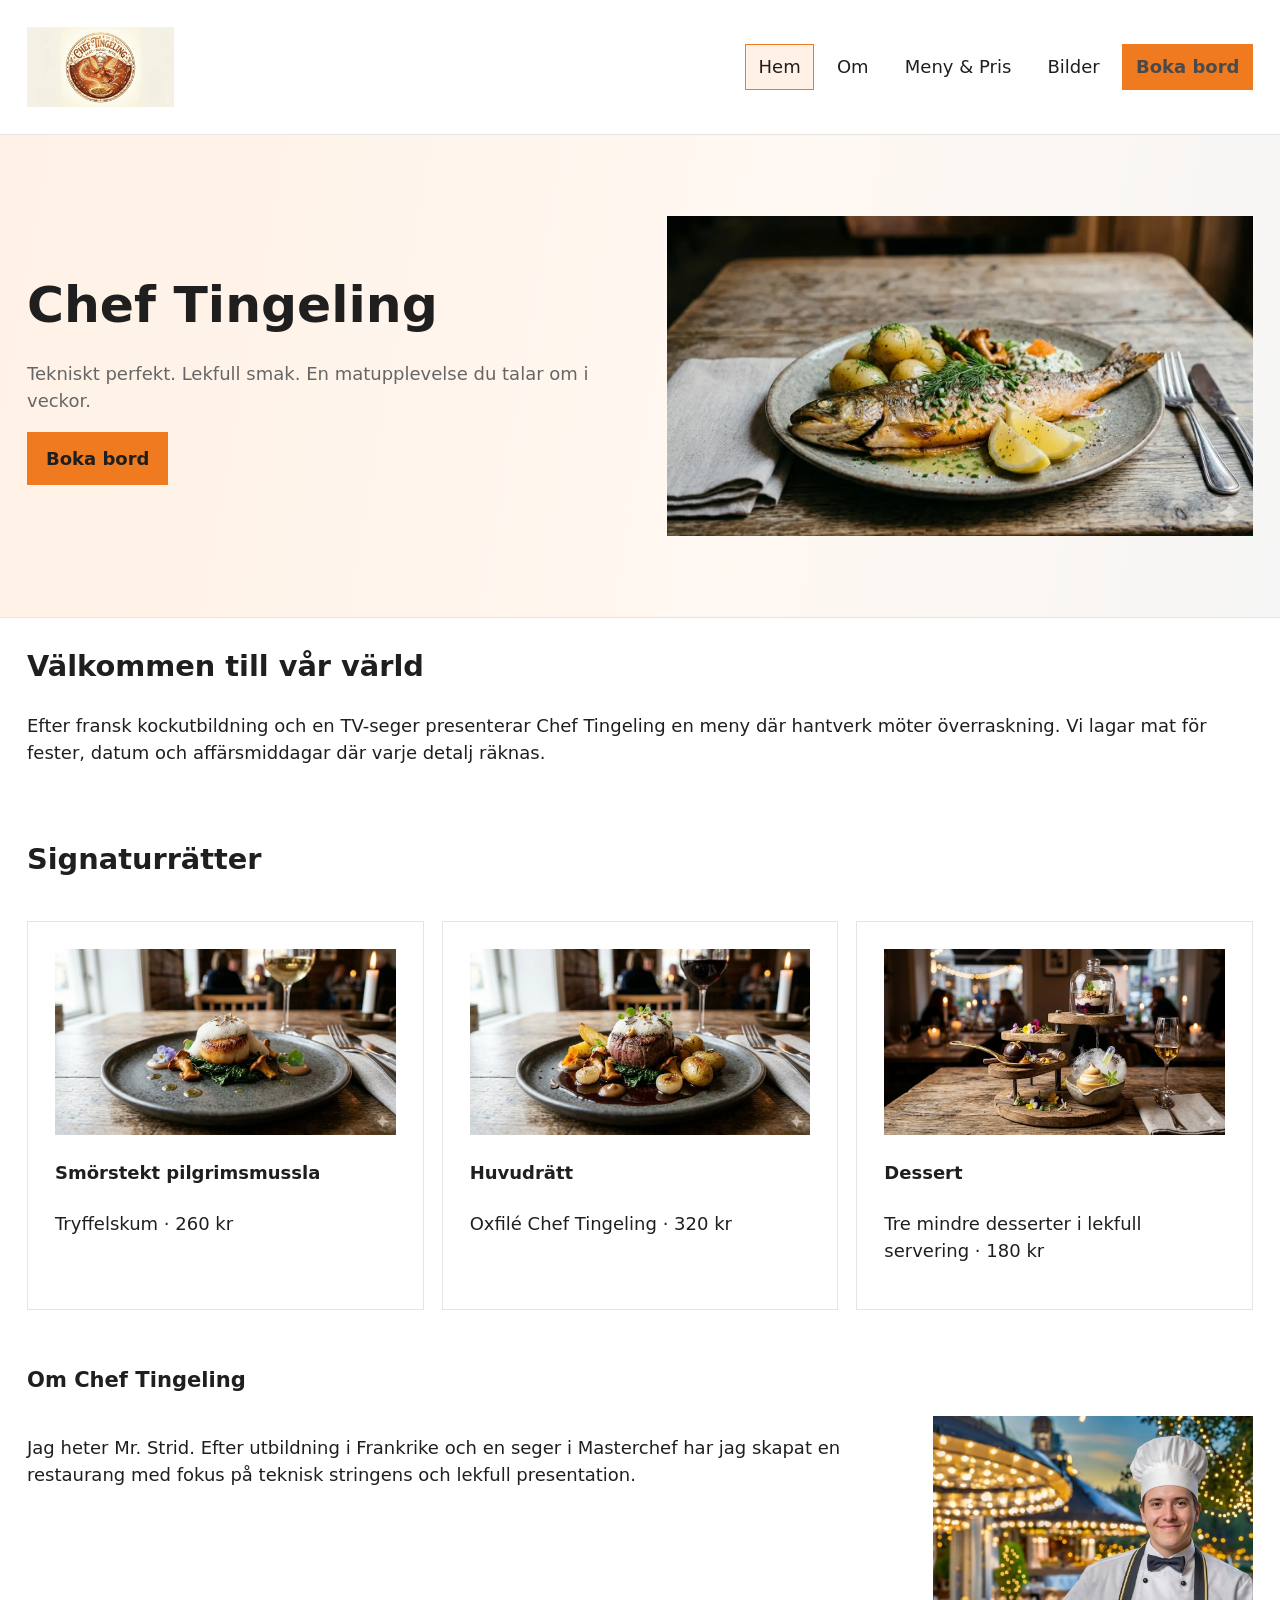
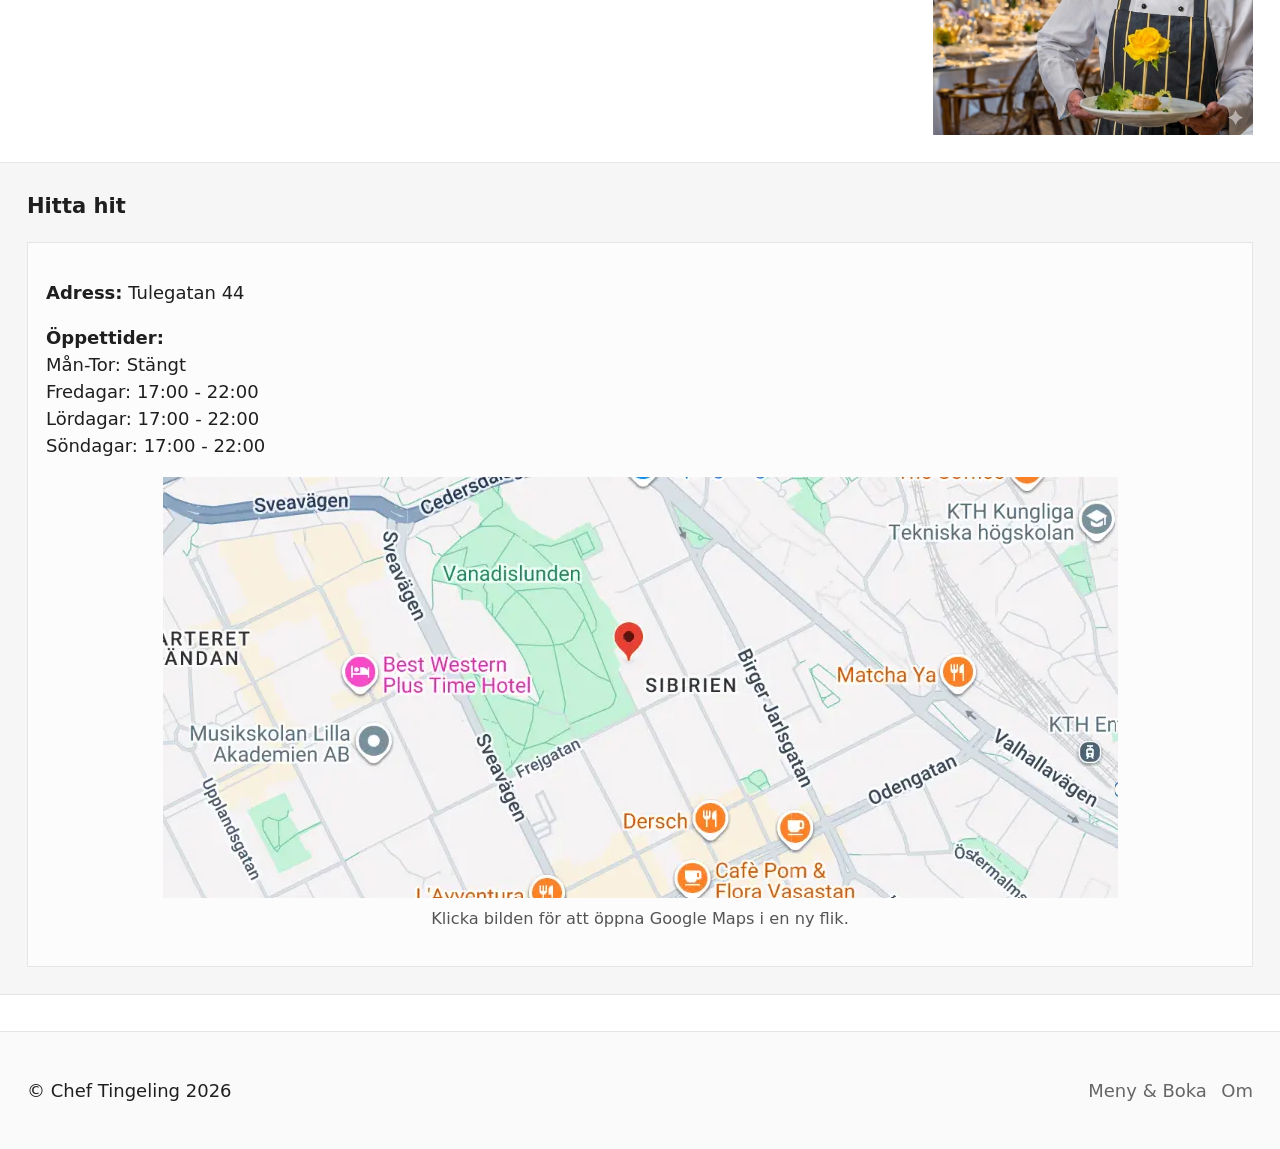
<file: index.html>
<!doctype html>
<html lang="sv">

<head>
	<meta charset="utf-8" />
	<meta name="description"
		content="Chef Tingeling — restaurang på Tulegatan 44. Modern fransk-inspirerad meny, signaturrätter och bordbokning. Kontakt och öppettider.">
	<meta name="viewport" content="width=device-width, initial-scale=1" />
	<title>Chef Tingeling — Restaurang</title>
	<link rel="stylesheet" href="style.css">
	<script src="function.js" defer></script>
</head>

<body>
	<header class="site-header">
		<div class="container header-inner"></div>
	</header>

	<main>
		<section class="hero">
			<div class="container hero-grid">
				<div class="hero-text">
					<h1>Chef Tingeling</h1>
					<p class="lead">Tekniskt perfekt. Lekfull smak. En matupplevelse du talar om i veckor.</p>
					<a class="btn-primary" href="booking.html#boka">Boka bord</a>
				</div>
				<div class="hero-media">
					<img src="Bilder/fiskCT.webp" alt="Signaturrätt från Chef Tingeling">
				</div>
			</div>
		</section>

		<section class="intro container">
			<h2>Välkommen till vår värld</h2>
			<p>Efter fransk kockutbildning och en TV-seger presenterar Chef Tingeling en meny där hantverk möter
				överraskning. Vi lagar mat för fester, datum och affärsmiddagar där varje detalj räknas.</p>
		</section>

		<section class="showcase container">
			<h2>Signaturrätter</h2>
			<div class="cards">
				<article class="card">
					<div class="card-img"><img src="Bilder/pilgrimsmussla.webp"
							alt="Smörstekt pilgrimsmussla med tryffelskum"></div>
					<h4>Smörstekt pilgrimsmussla</h4>
					<p>Tryffelskum · 260 kr</p>
				</article>
				<article class="card">
					<div class="card-img"><img src="Bilder/oxfile.webp" alt="Oxfilé Chef Tingeling"></div>
					<h4>Huvudrätt</h4>
					<p>Oxfilé Chef Tingeling · 320 kr</p>
				</article>
				<article class="card">
					<div class="card-img"><img src="Bilder/dessert.webp" alt="Dessertprovning"></div>
					<h4>Dessert</h4>
					<p>Tre mindre desserter i lekfull servering · 180 kr</p>
				</article>
			</div>
		</section>

		<section class="about container">
			<h3>Om Chef Tingeling</h3>
			<div class="about-grid">
				<div class="about-text">
					<p>Jag heter Mr. Strid. Efter utbildning i Frankrike och en seger i Masterchef har jag skapat en
						restaurang med fokus på teknisk stringens och lekfull presentation.</p>
				</div>
				<div class="about-img">
					<img src="Bilder/Chefen.webp" alt="Chef i köket">
				</div>
			</div>
		</section>

		<section class="location container">
			<h3>Hitta hit</h3>
			<div class="panel">
				<p><strong>Adress:</strong> Tulegatan 44</p>
				<p><strong>Öppettider:</strong> <br> Mån-Tor: Stängt<br>Fredagar: 17:00 - 22:00 <br>Lördagar: 17:00 -
					22:00 <br>Söndagar: 17:00 - 22:00</p>
				<a href="https://www.google.com/maps/search/?api=1&query=Tulegatan%2044" target="_blank"
					rel="noopener noreferrer">
					<img class="map-screenshot" src="Bilder/tulegatan.webp"
						alt="Karta — Tulegatan 44. Klicka för att öppna i Google Maps." loading="lazy">
				</a>
				<p class="map-note">Klicka bilden för att öppna Google Maps i en ny flik.</p>
			</div>
		</section>
	</main>

	<footer class="site-footer">
		<div class="container footer-inner">
			<div>© Chef Tingeling</div>
			<nav class="footer-nav">
				<a href="booking.html#boka">Meny & Boka</a>
				<a href="about.html">Om</a>
			</nav>
		</div>
	</footer>


</body>

</html>
</file>
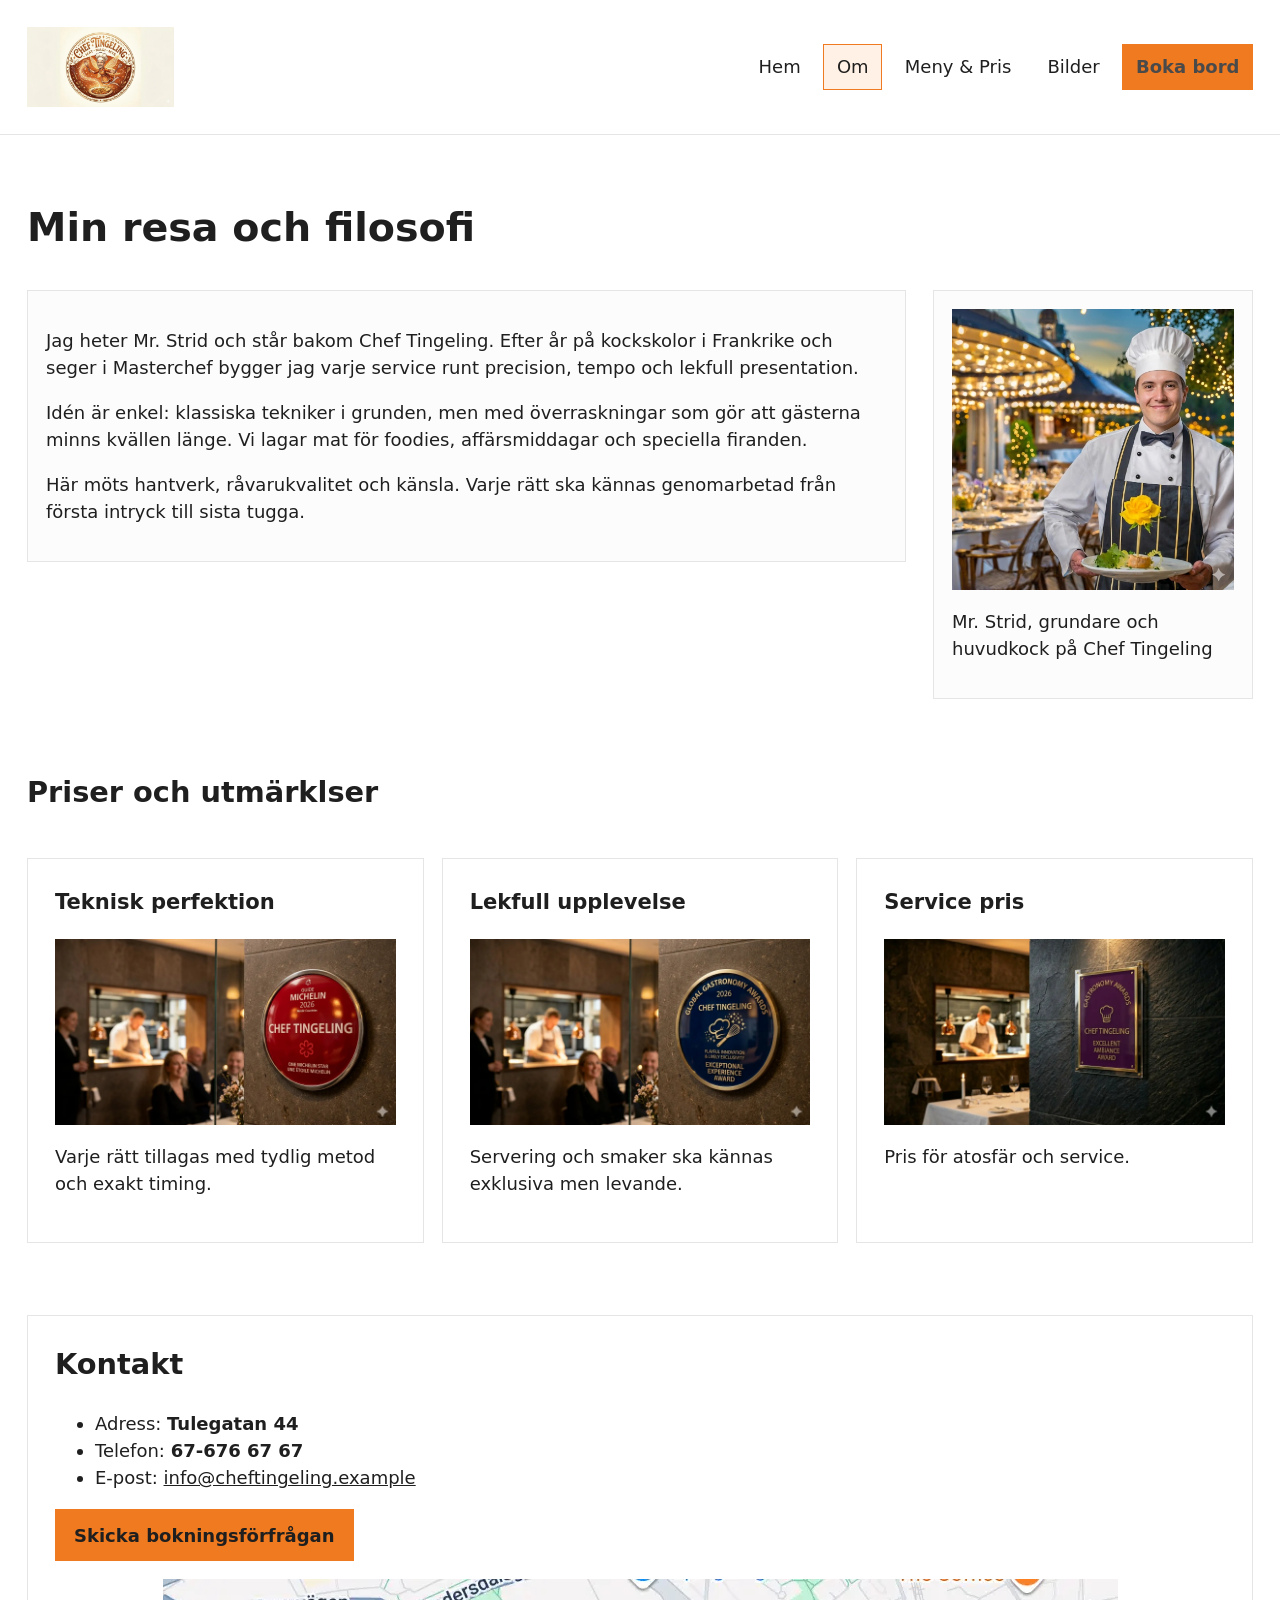
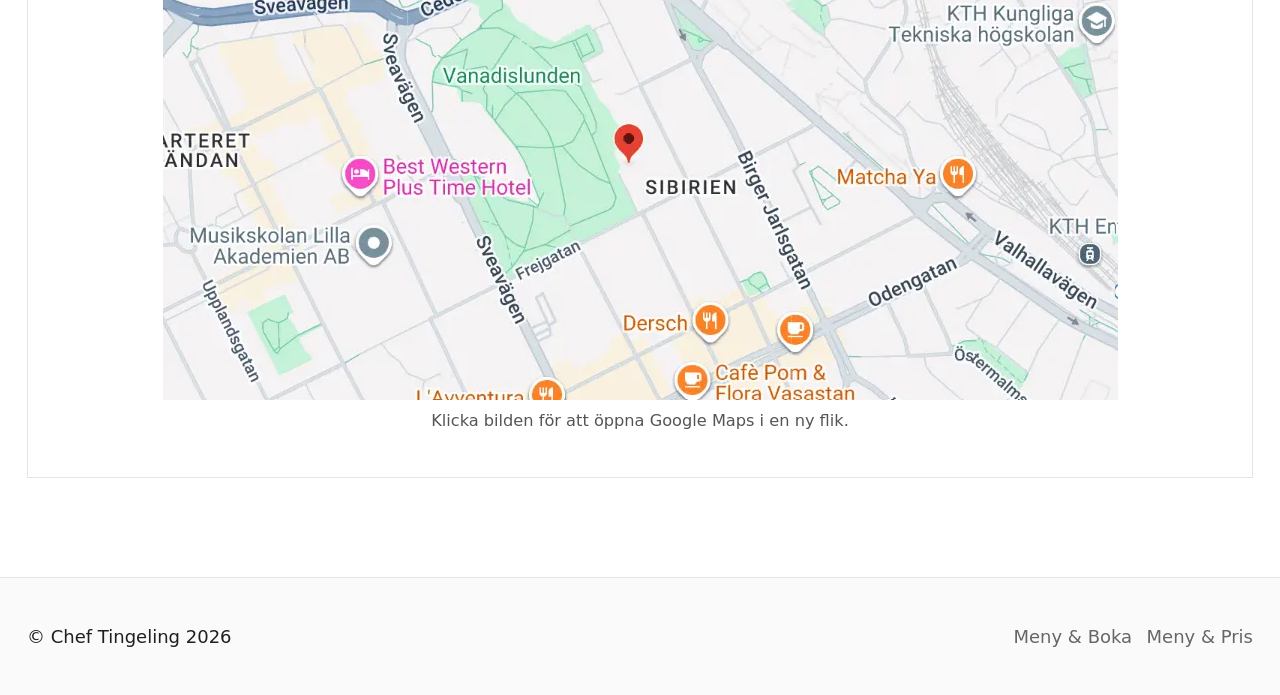
<file: about.html>
<!doctype html>
<html lang="sv">
<head>
	<meta charset="utf-8" />
		<meta name="description" content="Om Chef Tingeling — restaurang på Tulegatan 44. Kocken Mr. Strid, filosofi, priser och kontaktinformation.">
	<meta name="viewport" content="width=device-width, initial-scale=1" />
	<title>Om Chef Tingeling</title>
	<link rel="stylesheet" href="style.css">
	<script src="function.js" defer></script>
</head>
<body>
	<header class="site-header">
		<div class="container header-inner"></div>
	</header>

	<main class="container">
		<section>
			<h1>Min resa och filosofi</h1>
			<div class="about-grid">
				<div class="panel">
					<p>Jag heter Mr. Strid och står bakom Chef Tingeling. Efter år på kockskolor i Frankrike och seger i Masterchef bygger jag varje service runt precision, tempo och lekfull presentation.</p>
					<p>Idén är enkel: klassiska tekniker i grunden, men med överraskningar som gör att gästerna minns kvällen länge. Vi lagar mat för foodies, affärsmiddagar och speciella firanden.</p>
					<p>Här möts hantverk, råvarukvalitet och känsla. Varje rätt ska kännas genomarbetad från första intryck till sista tugga.</p>
				</div>
				<div class="panel">
					<img src="Bilder/Chefen.webp" alt="Mr. Strid i kockkläder">
					<p>Mr. Strid, grundare och huvudkock på Chef Tingeling</p>
				</div>
			</div>
		</section>

		<section>
			<h2>Priser och utmärklser</h2>
			<div class="cards">
				<article class="card">
					<h3>Teknisk perfektion</h3>
					<img src="Bilder/prisCT1.webp" alt="Pris för teknisk perfektion">
					<p>Varje rätt tillagas med tydlig metod och exakt timing.</p>
				</article>
				<article class="card">
					<h3>Lekfull upplevelse</h3>
					<img src="Bilder/prisCT2.webp" alt="Pris för lekfull upplevelse">
					<p>Servering och smaker ska kännas exklusiva men levande.</p>
				</article>
				<article class="card">
					<h3>Service pris</h3>
					<img src="Bilder/prisCT3.webp" alt="Pris för atosfär och service">
					<p>Pris för atosfär och service.</p>
				</article>
			</div>
		</section>

		<section id="kontakt" class="cards">
			<article class="card">
				<h2>Kontakt</h2>
				<ul>
					<li>Adress: <strong>Tulegatan 44</strong></li>
					<li>Telefon: <strong>67-676 67 67</strong></li>
					<li>E-post: <a href="mailto:info@cheftingeling.example?subject=Bokning%20bord">info@cheftingeling.example</a></li>
				</ul>
				<p><a class="btn-primary" href="mailto:info@cheftingeling.example?subject=Bokningsförfrågan%20Chef%20Tingeling">Skicka bokningsförfrågan</a></p>
				<a href="https://www.google.com/maps/search/?api=1&query=Tulegatan%2044" target="_blank" rel="noopener noreferrer">
					<img class="map-screenshot" src="Bilder/tulegatan.webp" alt="Karta — Tulegatan 44. Klicka för att öppna i Google Maps." loading="lazy">
				</a>
				<p class="map-note">Klicka bilden för att öppna Google Maps i en ny flik.</p>
			</article>
		</section>
	</main>

		

	<footer class="site-footer">
		<div class="container footer-inner">
			<div>© Chef Tingeling</div>
			<nav class="footer-nav">
				<a href="booking.html#boka">Meny & Boka</a>
				<a href="menu.html">Meny & Pris</a>
			</nav>
		</div>
	</footer>
	
</body>
</html>
</file>
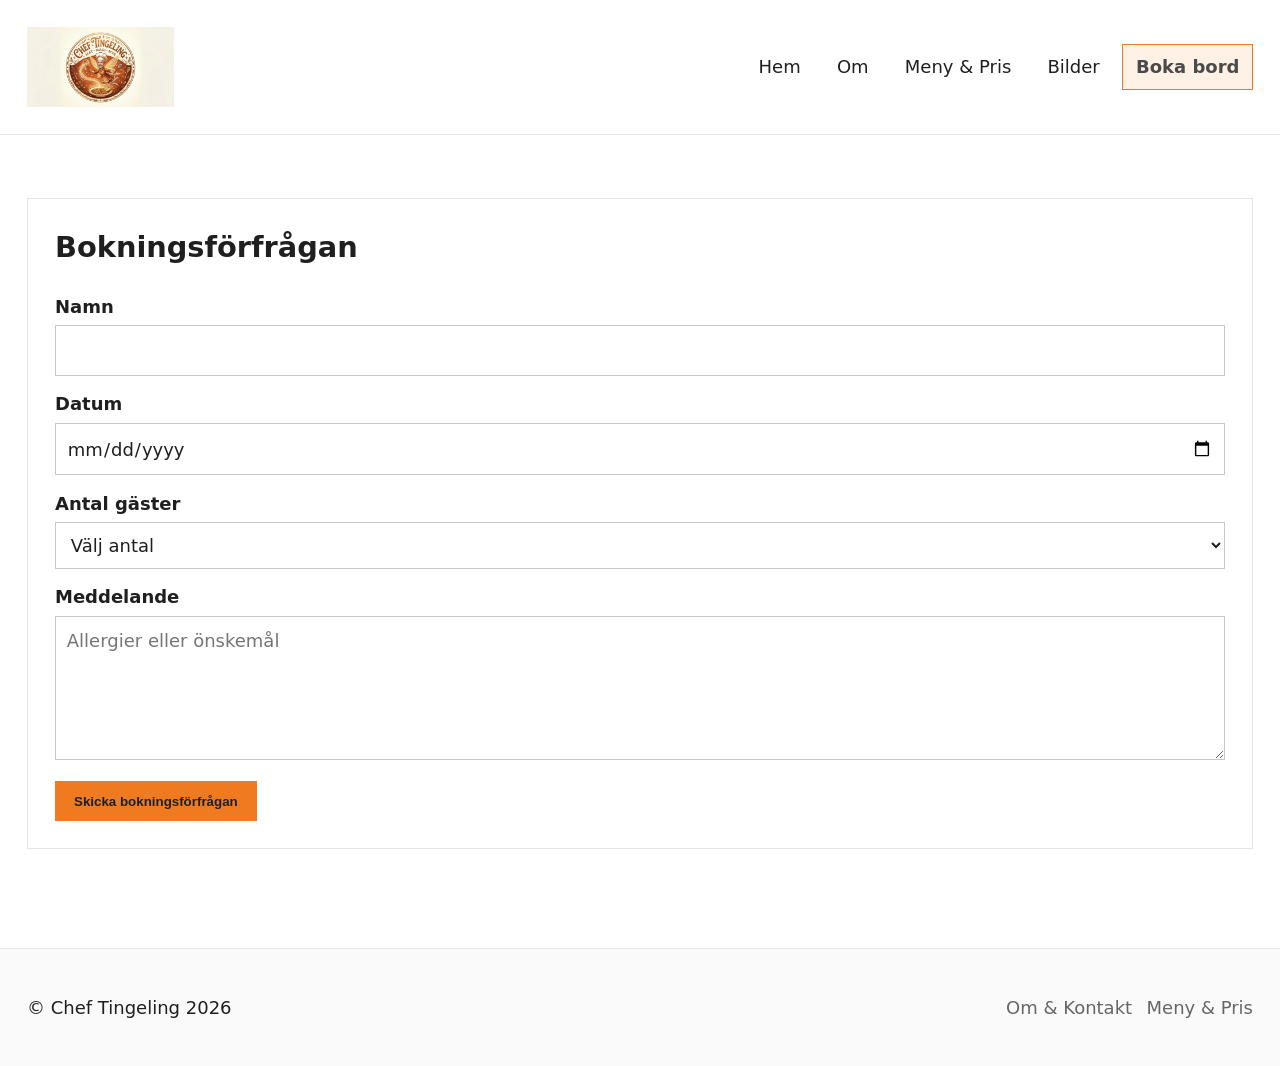
<file: booking.html>
<!doctype html>
<html lang="sv">
<head>
	<meta charset="utf-8" />
		<meta name="description" content="Boka bord hos Chef Tingeling på Tulegatan 44. Skicka bokningsförfrågan eller kontakta oss för särskilda önskemål.">
	<meta name="viewport" content="width=device-width, initial-scale=1" />
	<title>Boka bord - Chef Tingeling</title>
	<link rel="stylesheet" href="style.css">
	<script src="function.js" defer></script>
</head>
<body>
	<header class="site-header">
		<div class="container header-inner"></div>
	</header>

	<main class="container">
		<section id="boka" class="cards">
			<article class="card">
				<h2>Bokningsförfrågan</h2>
				<form action="info@cheftingeling.com" method="post" enctype="text/plain">
					<label for="name">Namn</label>
					<input id="name" name="Namn" type="text" required>

					<label for="date">Datum</label>
					<input id="date" name="Datum" type="date" required>

					<label for="guests">Antal gäster</label>
					<select id="guests" name="Antal gäster" required>
						<option value="">Välj antal</option>
						<option>1</option>
						<option>2</option>
						<option>3</option>
						<option>4</option>
						<option>5</option>
						<option>6</option>
						<option>7+</option>
					</select>

					<label for="message">Meddelande</label>
					<textarea id="message" name="Meddelande" placeholder="Allergier eller önskemål"></textarea>
					<button class="btn-primary" type="submit">Skicka bokningsförfrågan</button>
				</form>
			</article>
		</section>
	</main>

	<footer class="site-footer">
		<div class="container footer-inner">
			<div>© Chef Tingeling</div>
			<nav class="footer-nav">
				<a href="about.html#kontakt">Om & Kontakt</a>
				<a href="menu.html">Meny & Pris</a>
			</nav>
		</div>
	</footer>
	
</body>
</html>
</file>
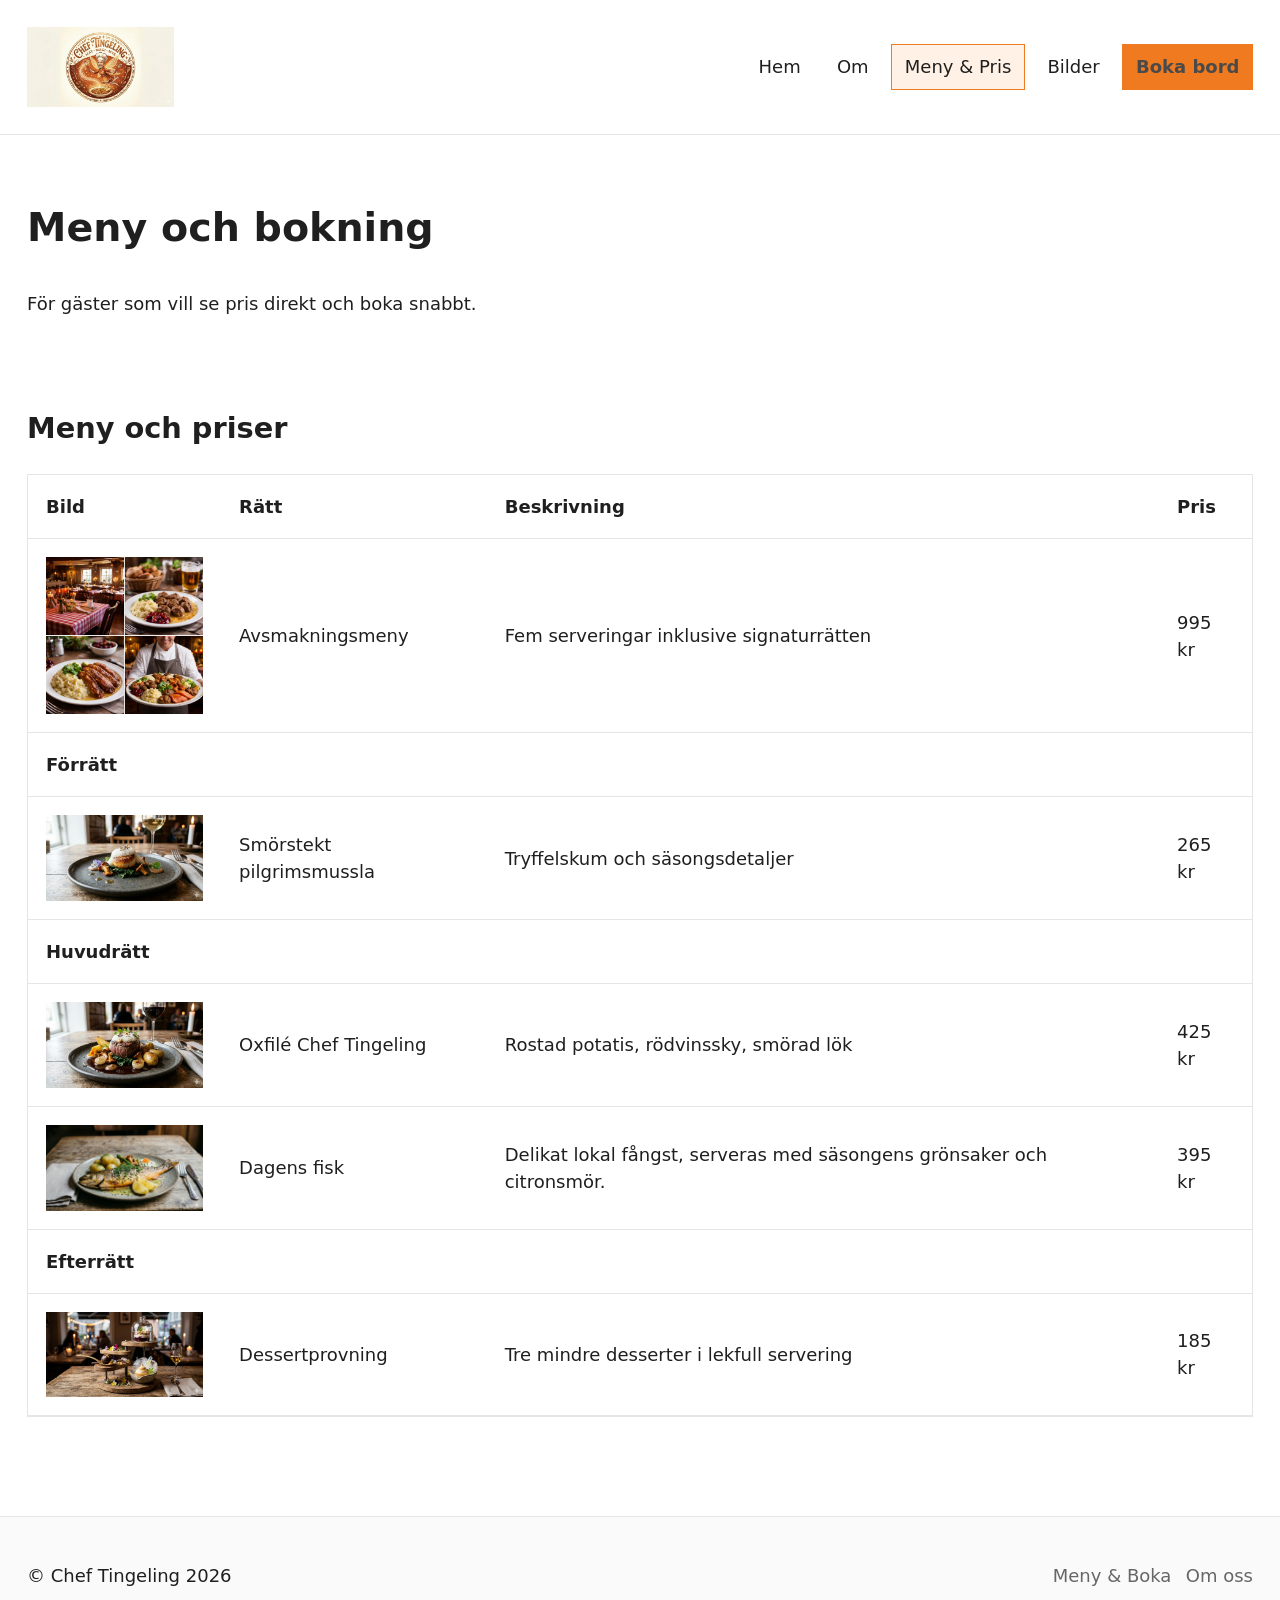
<file: menu.html>
<!doctype html>
<html lang="sv">
<head>
	<meta charset="utf-8" />
		<meta name="description" content="Meny & bokning — Chef Tingeling. Se våra menyer, priser och boka bord på Tulegatan 44. Kontakt och öppettider.">
	<meta name="viewport" content="width=device-width, initial-scale=1" />
	<title>Meny och bokning - Chef Tingeling</title>
	<link rel="stylesheet" href="style.css">
	<script src="function.js" defer></script>
</head>
<body>
	
	<header class="site-header">
			<div class="container header-inner"></div>
	</header>

	<main class="container">
		<section>
			<h1>Meny och bokning</h1>
			<p>För gäster som vill se pris direkt och boka snabbt.</p>
		</section>

		<section>
			<h2>Meny och priser</h2>
			<table class="table-like">
				<thead>
					<tr>
						<th>Bild</th>
						<th>Rätt</th>
						<th>Beskrivning</th>
						<th>Pris</th>
					</tr>
				</thead>
				<tbody>
					<tr>
						<td class="menu-thumb"><img src="Bilder/mattt.webp" alt="Avsmakningsmeny"></td>
						<td>Avsmakningsmeny</td>
						<td>Fem serveringar inklusive signaturrätten</td>
						<td>995 kr</td>
					</tr>
					<tr>
						<td colspan="4"><strong>Förrätt</strong></td>
					</tr>
					<tr>
						<td class="menu-thumb"><img src="Bilder/pilgrimsmussla.webp" alt="Smörstekt pilgrimsmussla"></td>
						<td>Smörstekt pilgrimsmussla</td>
						<td>Tryffelskum och säsongsdetaljer</td>
						<td>265 kr</td>
					</tr>
					<tr>
						<td colspan="4"><strong>Huvudrätt</strong></td>
					</tr>
					<tr>
						<td class="menu-thumb"><img src="Bilder/oxfile.webp" alt="Oxfilé Chef Tingeling"></td>
						<td>Oxfilé Chef Tingeling</td>
						<td>Rostad potatis, rödvinssky, smörad lök</td>
						<td>425 kr</td>
					</tr>
					<tr>
						<td class="menu-thumb"><img src="Bilder/fiskCT.webp" alt="Dagens fisk"></td>
						<td>Dagens fisk</td>
						<td>Delikat lokal fångst, serveras med säsongens grönsaker och citronsmör.</td>
						<td>395 kr</td>
					</tr>
					<tr>
						<td colspan="4"><strong>Efterrätt</strong></td>
					</tr>
					<tr>
						<td class="menu-thumb"><img src="Bilder/dessert.webp" alt="Dessertprovning"></td>
						<td>Dessertprovning</td>
						<td>Tre mindre desserter i lekfull servering</td>
						<td>185 kr</td>
					</tr>
				</tbody>
			</table>
		</section>



	</main>

	<footer class="site-footer">
		<div class="container footer-inner">
			<div>© Chef Tingeling</div>
			<nav class="footer-nav">
				<a href="booking.html#boka">Meny & Boka</a>
				<a href="about.html">Om oss</a>
			</nav>
		</div>
	</footer>
	
</body>
</html>
</file>
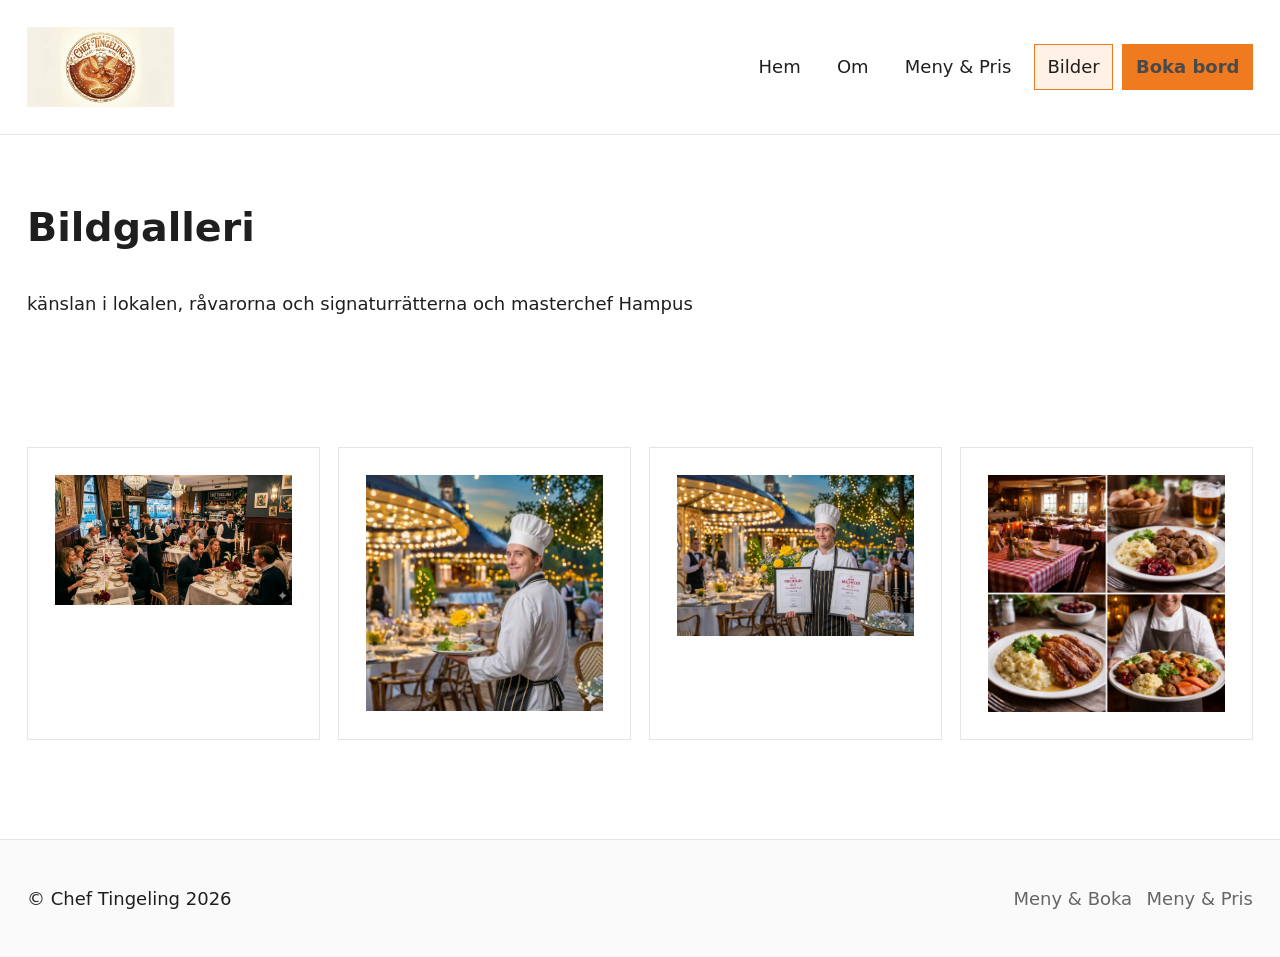
<file: pics.html>
<!doctype html>
<html lang="sv">
<head>
	<meta charset="utf-8" />
		<meta name="description" content="Bilder från Chef Tingeling — lokalen, råvaror och signaturrätter. Få en känsla för vår atmosfär.">
	<meta name="viewport" content="width=device-width, initial-scale=1" />
	<title>Bilder - Chef Tingeling</title>
	<link rel="stylesheet" href="style.css">
	<script src="function.js" defer></script>
</head>
<body>
	<header class="site-header">
			<div class="container header-inner"></div>
	</header>

	<main class="container">
		<section>
			<h1>Bildgalleri</h1>
			<p>känslan i lokalen, råvarorna och signaturrätterna och masterchef Hampus</p>
			<div class="cards">
				<article class="card">
					<img src="Bilder/lokalCT1.webp" alt="Signaturrätt från Chef Tingeling">
				</article>
				<article class="card">
					<img src="Bilder/lokalenCT2.webp" alt="Anrättad mat från köket">
				</article>
				<article class="card">
					<img src="Bilder/lokalCT3.webp" alt="Anrättad mat från köket">
				</article>
				<article class="card">
					<img src="Bilder/mattt.webp" alt="Anrättad mat från köket">
				</article>
			</div>
		</section>
	</main>

	<footer class="site-footer">
		<div class="container footer-inner">
			<div>© Chef Tingeling</div>
			<nav class="footer-nav">
				<a href="booking.html#boka">Meny & Boka</a>
				<a href="menu.html">Meny & Pris</a>
			</nav>
		</div>
	</footer>
	
</body>
</html>
</file>
<file: style.css>
:root {
	--white: #ffffff;
	--gray-50: #f6f6f6;
	--gray-100: #e5e5e5;
	--gray-300: #c7c7c7;
	--gray-700: #4a4a4a;
	--text: #1f1f1f;
	--muted: #666666;

	--orange-100: #fff1e5;
	--orange-300: #ffbd8a;
	--orange-500: #f07a1f;
	--orange-700: #c85f10;
}

* {
	box-sizing: border-box;
}

html,
body {
	height: 100%;
	margin: 0;
	font-family: system-ui, -apple-system, "Segoe UI", Roboto, "Helvetica Neue", Arial, sans-serif;
	color: var(--text);
	background: var(--white);
	line-height: 1.5;
}

img {
	max-width: 100%;
	display: block;
}

a {
	color: inherit;
}

.container {
	max-width: 1100px;
	margin: 0 auto;
	padding: 1rem;
}


.site-header {
	border-bottom: 1px solid var(--gray-100);
	background: var(--white);
}

.header-inner {
	display: flex;
	align-items: center;
	justify-content: space-between;
	gap: 1rem;
}

.logo img {
	max-height: 58px;
	height: auto;
}

.main-nav {
	display: flex;
	flex-wrap: wrap;
	gap: 0.5rem;
}

.main-nav a {
	text-decoration: none;
	padding: 0.45rem 0.7rem;
	border: 1px solid transparent;
}

.main-nav a:hover {
	border-color: var(--gray-300);
	background: var(--orange-100);
}

.main-nav a.cta {
	background: var(--orange-500);
	color: var(--gray-700);
	border-color: var(--orange-500);
	font-weight: 600;
}


.main-nav a.cta:hover,
.main-nav a.cta:focus,
.main-nav a.cta:active {
	background: var(--orange-100);
	color: var(--text);
	border-color: var(--orange-300);
}


.hero {
	padding: 3rem 0;
	background: linear-gradient(100deg, var(--orange-100), #fff8f2 60%, var(--gray-50));
	border-bottom: 1px solid var(--gray-100);
}

.hero-grid {
	display: grid;
	grid-template-columns: 1fr 1fr;
	gap: 2rem;
	align-items: center;
}

.hero-text h1 {
	margin: 0 0 0.4rem;
	font-size: 2.3rem;
}

.lead {
	color: var(--muted);
	margin-bottom: 1rem;
}

.btn-primary {
	display: inline-block;
	background: var(--orange-500);
	color: var(--text);
	padding: 0.65rem 1rem;
	text-decoration: none;
	font-weight: 600;
	border: 1px solid var(--orange-500);
}

.btn-primary:hover {
	background: var(--orange-700);
	color: var(--text);
}

section {
	padding: 2rem 0;
}

.intro h2,
h1,
h2,
h3 {
	margin-top: 0;
}

.cards {
	display: grid;
	grid-template-columns: repeat(auto-fit, minmax(220px, 1fr));
	gap: 1rem;
}

.card {
	border: 1px solid var(--gray-100);
	padding: 1rem;
	background: var(--white);
}

.card-img,
.image-placeholder {
	background: transparent; 
	min-height: 0;
	display: block;
	align-items: normal;
	justify-content: normal;
	color: inherit;
	border: none;
	padding: 0;
	text-align: left;
}

.card-img img,
.image-placeholder img {
	width: 100%;
	height: auto;
	display: block;
	object-fit: cover;
}

.about-grid {
    display: grid;
    grid-template-columns: 1fr minmax(220px, 320px);
    gap: 1.5rem;
    align-items: start;
}

.panel {
	border: 1px solid var(--gray-100);
	padding: 1rem;
	background: #fcfcfc;
}

.table-like {
	width: 100%;
	border-collapse: collapse;
	border: 1px solid var(--gray-100);
}

.table-like {
	width: 100%;
	border-collapse: collapse;
	border: 1px solid var(--gray-100);
	display: block;
	overflow-x: auto;
	-webkit-overflow-scrolling: touch;
}
.table-like th,
.table-like td {
	padding: 0.7rem;
	border-bottom: 1px solid var(--gray-100);
	text-align: left;
	white-space: normal;
	word-break: break-word;
}

label {
	display: block;
	margin-bottom: 0.3rem;
	font-weight: 600;
}

input,
textarea,
select {
	width: 100%;
	padding: 0.6rem;
	border: 1px solid var(--gray-300);
	background: var(--white);
	color: var(--text);
	font: inherit;
	margin-bottom: 0.8rem;
}

input:focus,
textarea:focus,
select:focus {
	outline: 2px solid var(--orange-300);
	outline-offset: 1px;
	border-color: var(--orange-500);
}

textarea {
	min-height: 8rem;
}

.location {
	background: var(--gray-50);
	border-top: 1px solid var(--gray-100);
	border-bottom: 1px solid var(--gray-100);
}

.map-embed {
	width: 100%;
	min-height: min(40vh, 280px);
	border: 1px solid var(--gray-300);
	margin-top: 0.8rem;
}


.map-screenshot {
	max-width: 100%;
	height: auto;
	display: block;
	margin: 0 auto;
}
.map-note {
	text-align: center;
	margin-top: 0.5rem;
	font-size: 0.9rem;
	color: #555;
}


.site-footer {
	border-top: 1px solid var(--gray-100);
	background: #fafafa;
	padding: 1rem 0;
	margin-top: 2rem;
}

.footer-inner {
	display: flex;
	justify-content: space-between;
	align-items: center;
	gap: 1rem;
}

.footer-nav {
	display: flex;
	flex-wrap: wrap;
	gap: 0.8rem;
}

.footer-nav a {
	text-decoration: none;
	color: var(--muted);
}


.gallery {
	display: grid;
	grid-template-columns: repeat(auto-fit, min(220px, 1fr));
	gap: 1rem;
}
.gallery-item {
	overflow: hidden;
	background: transparent;
	display: block;
}
.gallery-item img {
	width: 100%;
	height: auto;
	aspect-ratio: 4 / 3;
	object-fit: cover;
	display: block;
}


.menu-thumb img {
	width: 100%;
	max-width: 120px;
	height: auto;
	object-fit: cover;
	display: block;
}


@media (max-width: 800px) {
	.hero-grid {
		grid-template-columns: 1fr;
		gap: 1rem;
	}
	.about-grid {
		grid-template-columns: 1fr;
	}
	.header-inner {
		flex-direction: column;
		align-items: flex-start;
	}
	.footer-inner {
		flex-direction: column;
		align-items: flex-start;
	}
	.menu-thumb img {
		max-width: 96px;
	}
}

@media (max-width: 480px) {
	.container {
		padding: 0.75rem;
	}
	.main-nav a {
		padding: 0.4rem 0.6rem;
	}
	textarea {
		min-height: 6rem;
	}
	
	.table-like td:last-child {
		white-space: nowrap;
		font-size: 0.9rem;
	}
}


@media (min-width: 1200px) {
	html {
		font-size: 112.5%;  
	}
	.container {
		max-width: 1400px;
		padding: 1.5rem;
	}
	.hero-grid {
		grid-template-columns: 1fr 1fr;
		gap: 3rem;
	}
	.hero-text h1 {
		font-size: clamp(2.8rem, 3.2vw, 4rem);
	}
	h1 {
		font-size: clamp(2.2rem, 1.6vw, 3rem);
	}
	h2 {
		font-size: clamp(1.6rem, 1.2vw, 2.2rem);
	}
	.logo img {
		max-height: 80px;
	}
	.menu-thumb img {
		max-width: 160px;
	}
	.gallery-item img {
		max-height: 360px;
		object-fit: cover;
	}
	.card {
		padding: 1.5rem;
	}
	.table-like th,
	.table-like td {
		padding: 1rem;
	}
	
	.cards {
		min-height: 45vh;
		align-content: end;
	}
}

@media (min-width: 1600px) {
	html {
		font-size: 125%;  
	}
	.container {
		max-width: 1600px;
	}
	.hero-text h1 {
		font-size: clamp(3rem, 2.6vw, 4.8rem);
	}
}
</file>
